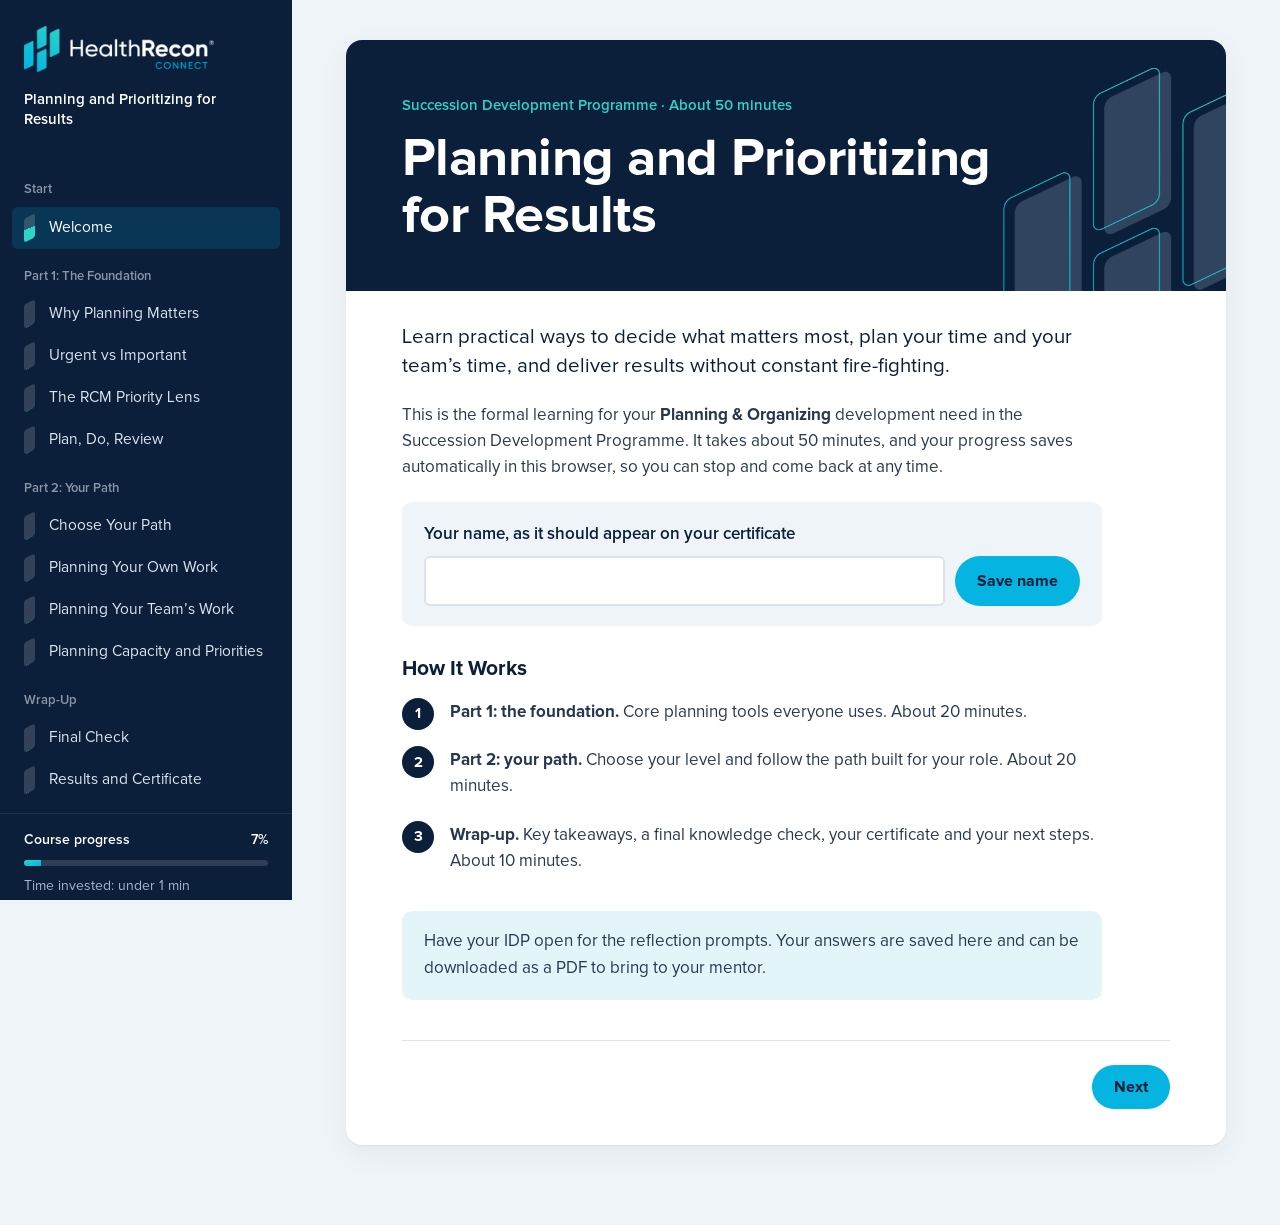
<file: index.html>
<!doctype html>
<html lang="en">
<head>
  <meta charset="utf-8">
  <meta name="viewport" content="width=device-width, initial-scale=1">
  <title>Planning and Prioritizing for Results · HealthRecon Connect</title>
  <meta name="description" content="Self-paced course: decide what matters most, plan your time and your team's time, and deliver results without constant fire-fighting.">
  <link rel="icon" type="image/png" href="assets/img/favicon.png">
  <link rel="preload" href="assets/fonts/proximanova-400.woff" as="font" type="font/woff" crossorigin>
  <link rel="preload" href="assets/fonts/proximanova-700.woff" as="font" type="font/woff" crossorigin>
  <link rel="stylesheet" href="css/styles.css?v=11">
</head>
<body>
  <a class="skip" href="#page">Skip to content</a>

  <header class="topbar">
    <button class="menu-btn" id="menu-btn" type="button" aria-expanded="false" aria-controls="sidebar"><span aria-hidden="true"><i></i><i></i><i></i></span>Menu</button>
    <img src="assets/img/logo-horizontal-light.png" alt="HealthRecon Connect">
  </header>

  <aside class="sidebar" id="sidebar" aria-label="Course navigation">
    <div class="sb-logo"><img src="assets/img/logo-horizontal-light.png" alt="HealthRecon Connect"></div>
    <p class="sb-course">Planning and Prioritizing for Results</p>
    <nav class="nav" id="nav-list" aria-label="Modules"></nav>
    <div class="sb-foot">
      <div class="sb-progress"><span>Course progress</span><span id="overall-pct">0%</span></div>
      <div class="meter" role="progressbar" aria-label="Course progress" aria-valuemin="0" aria-valuemax="100" aria-valuenow="0"><span id="overall-bar"></span></div>
      <p class="sb-time">Time invested: <span id="time-spent">under 1 min</span></p>
      <button class="link-btn" id="reset-btn" type="button">Reset my progress</button>
    </div>
  </aside>
  <div class="scrim" id="scrim"></div>

  <main class="main">
    <article class="page" id="page" aria-live="off"></article>
  </main>
  <script src="js/course-data.js?v=11" defer></script>
  <script src="js/activities.js?v=11" defer></script>
  <script src="js/outputs.js?v=11" defer></script>
  <script src="js/app.js?v=11" defer></script>
</body>
</html>
</file>
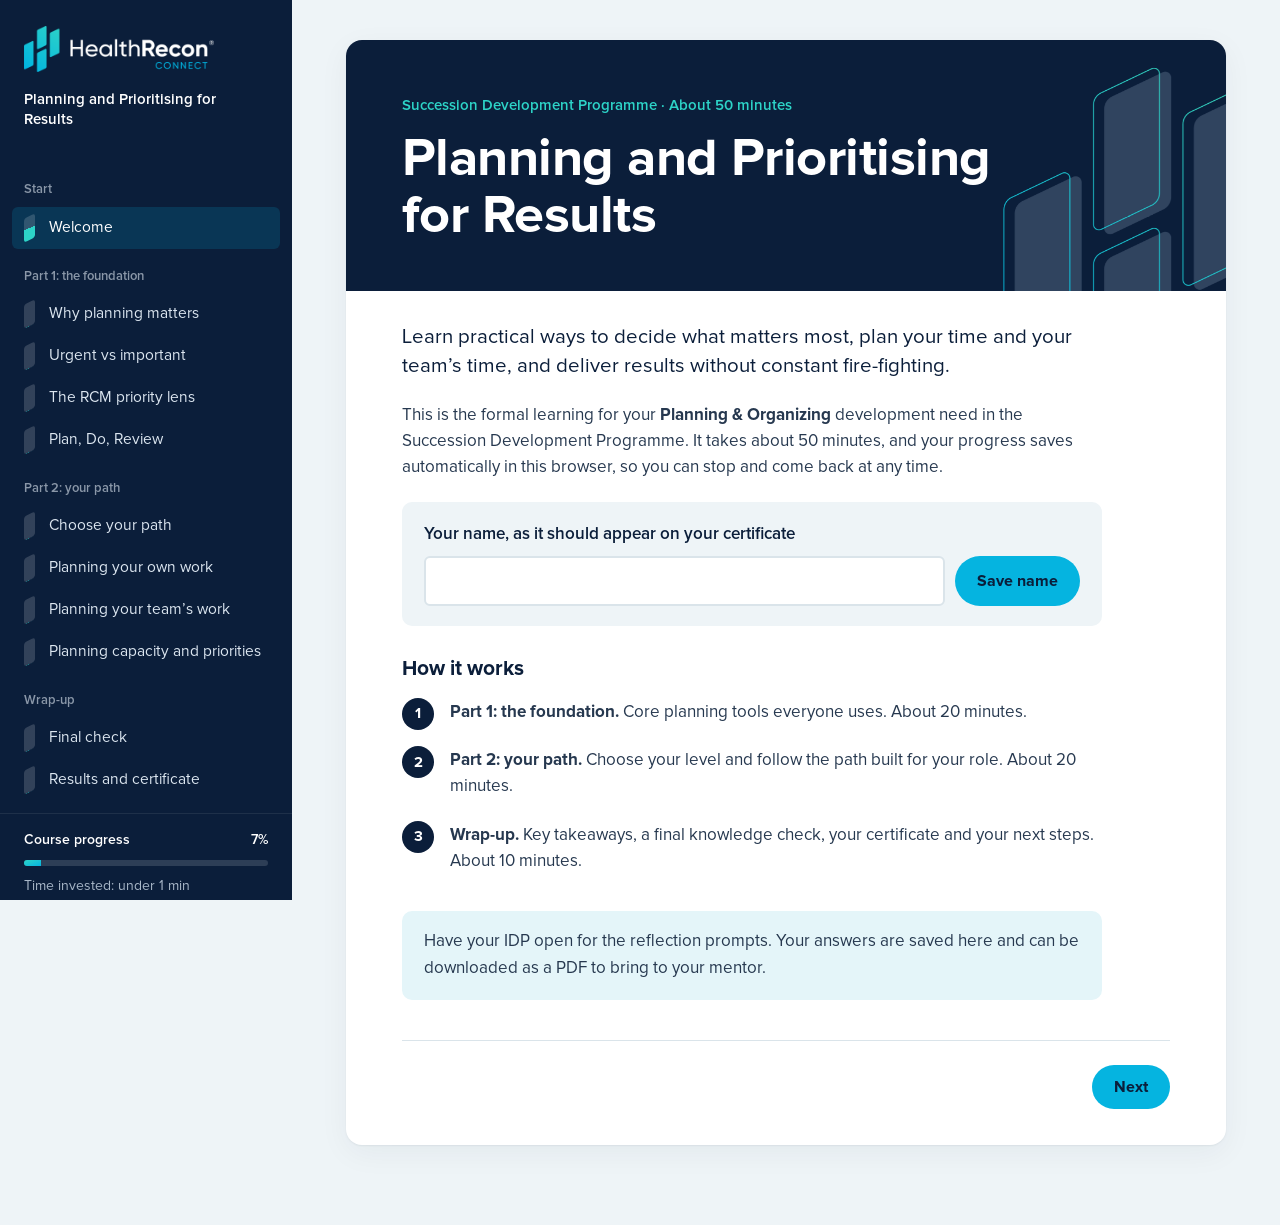
<file: planning-prioritising-course/index.html>
<!doctype html>
<html lang="en">
<head>
  <meta charset="utf-8">
  <meta name="viewport" content="width=device-width, initial-scale=1">
  <title>Planning and Prioritising for Results · HealthRecon Connect</title>
  <meta name="description" content="Self-paced course: decide what matters most, plan your time and your team's time, and deliver results without constant fire-fighting.">
  <link rel="icon" type="image/png" href="assets/img/favicon.png">
  <link rel="preload" href="assets/fonts/proximanova-400.woff" as="font" type="font/woff" crossorigin>
  <link rel="preload" href="assets/fonts/proximanova-700.woff" as="font" type="font/woff" crossorigin>
  <link rel="stylesheet" href="css/styles.css?v=8">
</head>
<body>
  <a class="skip" href="#page">Skip to content</a>

  <header class="topbar">
    <button class="menu-btn" id="menu-btn" type="button" aria-expanded="false" aria-controls="sidebar"><span aria-hidden="true"><i></i><i></i><i></i></span>Menu</button>
    <img src="assets/img/logo-horizontal-light.png" alt="HealthRecon Connect">
  </header>

  <aside class="sidebar" id="sidebar" aria-label="Course navigation">
    <div class="sb-logo"><img src="assets/img/logo-horizontal-light.png" alt="HealthRecon Connect"></div>
    <p class="sb-course">Planning and Prioritising for Results</p>
    <nav class="nav" id="nav-list" aria-label="Modules"></nav>
    <div class="sb-foot">
      <div class="sb-progress"><span>Course progress</span><span id="overall-pct">0%</span></div>
      <div class="meter" role="progressbar" aria-label="Course progress" aria-valuemin="0" aria-valuemax="100" aria-valuenow="0"><span id="overall-bar"></span></div>
      <p class="sb-time">Time invested: <span id="time-spent">under 1 min</span></p>
      <button class="link-btn" id="reset-btn" type="button">Reset my progress</button>
    </div>
  </aside>
  <div class="scrim" id="scrim"></div>

  <main class="main">
    <article class="page" id="page" aria-live="off"></article>
  </main>
  <script src="js/course-data.js?v=8" defer></script>
  <script src="js/activities.js?v=8" defer></script>
  <script src="js/outputs.js?v=8" defer></script>
  <script src="js/app.js?v=8" defer></script>
</body>
</html>
</file>
<file: css/styles.css>
/* ==========================================================================
   HealthRecon Connect · Planning and Prioritizing for Results
   Palette taken from the source deck / logo. Signature motif: the slanted
   bars of the HealthRecon mark, used for progress throughout.
   ========================================================================== */

@font-face { font-family: "Proxima Nova"; font-weight: 400; font-style: normal; font-display: swap;
  src: url("../assets/fonts/proximanova-400.woff") format("woff"), url("../assets/fonts/proximanova-400.otf") format("opentype"); }
@font-face { font-family: "Proxima Nova"; font-weight: 400; font-style: italic; font-display: swap;
  src: url("../assets/fonts/proximanova-400i.woff") format("woff"), url("../assets/fonts/proximanova-400i.otf") format("opentype"); }
@font-face { font-family: "Proxima Nova"; font-weight: 600; font-style: normal; font-display: swap;
  src: url("../assets/fonts/proximanova-600.woff") format("woff"), url("../assets/fonts/proximanova-600.otf") format("opentype"); }
@font-face { font-family: "Proxima Nova"; font-weight: 600; font-style: italic; font-display: swap;
  src: url("../assets/fonts/proximanova-600i.woff") format("woff"), url("../assets/fonts/proximanova-600i.otf") format("opentype"); }
@font-face { font-family: "Proxima Nova"; font-weight: 700; font-style: normal; font-display: swap;
  src: url("../assets/fonts/proximanova-700.woff") format("woff"), url("../assets/fonts/proximanova-700.otf") format("opentype"); }
@font-face { font-family: "Proxima Nova"; font-weight: 700; font-style: italic; font-display: swap;
  src: url("../assets/fonts/proximanova-700i.woff") format("woff"), url("../assets/fonts/proximanova-700i.otf") format("opentype"); }

:root {
  --navy: #0B1E3A; --navy-2: #142B4F; --ink: #0B1E3A; --body: #26384F;
  --slate: #5B6B80; --muted: #8A97A8; --line: #DAE4EA; --mist: #EEF4F7; --white: #FFFFFF;
  --cyan: #05B4E0; --teal: #2DD4C8; --green: #3DDC97; --amber: #FFB547; --pink: #FF6F91; --violet: #8B7CF6;
  --cyan-t: #E4F5F9; --green-t: #D5F5E7; --amber-t: #FFF1D6; --pink-t: #FDE2E9; --violet-t: #ECE9FE; --grey-t: #EEF4F7;
  --ok-ink: #0E5E3E; --bad-ink: #9B1B3F; --amber-ink: #8A5300;
  --grad: linear-gradient(160deg, var(--teal), var(--cyan));
  --r-sm: 6px; --r: 10px; --r-lg: 16px;
  --font: "Proxima Nova", "Helvetica Neue", Arial, sans-serif;
  --nav-w: 292px;
}

*, *::before, *::after { box-sizing: border-box; }
html { -webkit-text-size-adjust: 100%; }
body { margin: 0; font-family: var(--font); font-size: 17px; line-height: 1.55; color: var(--body); background: var(--mist); }
img { max-width: 100%; display: block; }
a { color: #0279A0; }
a:hover { color: var(--navy); }
h1, h2, h3, h4 { color: var(--ink); line-height: 1.2; margin: 0 0 .5em; }
p { margin: 0 0 1em; }
button, input, textarea { font: inherit; color: inherit; }
:focus-visible { outline: 3px solid var(--cyan); outline-offset: 2px; border-radius: 4px; }
.sr-only { position: absolute; width: 1px; height: 1px; overflow: hidden; clip: rect(0 0 0 0); white-space: nowrap; }
.skip { position: absolute; left: -999px; top: 8px; background: var(--white); padding: 8px 14px; z-index: 100; border-radius: var(--r-sm); }
.skip:focus { left: 8px; }

/* ---------------- Shell ---------------- */
.sidebar {
  position: fixed; inset: 0 auto 0 0; width: var(--nav-w); background: var(--navy); color: #C9D6E4;
  display: flex; flex-direction: column; z-index: 40; overflow-y: auto;
}
.sb-logo { padding: 26px 24px 18px; }
.sb-logo img { width: 190px; }
.sb-course { padding: 0 24px 18px; font-weight: 600; color: var(--white); font-size: 15px; line-height: 1.3; }
.nav { flex: 1; padding: 0 12px 12px; }
.nav-group { margin: 18px 12px 6px; font-size: 13px; color: var(--muted); font-weight: 600; }
.nav-mods { list-style: none; margin: 0; padding: 0; }
.nav-link { display: flex; align-items: center; gap: 14px; padding: 9px 12px; border-radius: var(--r-sm); color: #DCE6F0; text-decoration: none; font-size: 15.5px; line-height: 1.25; }
.nav-link:hover { background: rgba(255,255,255,.06); color: var(--white); }
.nav-link.current { background: rgba(5,180,224,.16); color: var(--white); }
.nav-text { display: flex; flex-direction: column; gap: 2px; }
.nav-tag { font-size: 12px; color: var(--muted); font-weight: 600; }
.nav-tag.own { color: var(--teal); }

/* The signature mark: a slanted bar like the logo, filling from the bottom */
.bar-mark {
  flex: none; width: 11px; height: 24px; border-radius: 3px; transform: skewY(-26deg);
  background: linear-gradient(to top, var(--teal) var(--fill, 0%), rgba(255,255,255,.16) var(--fill, 0%));
}
.bar-mark.st-done { background: var(--grad); }

.sb-foot { padding: 16px 24px 22px; border-top: 1px solid rgba(255,255,255,.08); font-size: 14px; }
.sb-progress { display: flex; justify-content: space-between; color: var(--white); font-weight: 600; margin-bottom: 8px; }
.meter { height: 6px; border-radius: 3px; background: rgba(255,255,255,.14); overflow: hidden; }
.meter > span { display: block; height: 100%; width: 0; background: var(--grad); transition: width .4s ease; }
.sb-time { margin: 10px 0 12px; color: #A9B8C9; }
.link-btn { background: none; border: 0; padding: 0; color: #A9B8C9; text-decoration: underline; cursor: pointer; font-size: 13.5px; }
.link-btn:hover { color: var(--white); }

.topbar { display: none; }
.scrim { display: none; }

.main { margin-left: var(--nav-w); min-height: 100vh; padding: 40px 40px 80px; }
.page { max-width: 880px; margin: 0 auto; background: var(--white); border-radius: var(--r-lg); padding: 44px 56px 36px; box-shadow: 0 1px 2px rgba(11,30,58,.06), 0 8px 30px rgba(11,30,58,.05); }

/* ---------------- Page header ---------------- */
.page-head { margin-bottom: 28px; }
.crumb { font-size: 14.5px; color: var(--slate); font-weight: 600; margin-bottom: 8px; }
.page-head h1 { font-size: clamp(28px, 3.4vw, 38px); font-weight: 700; letter-spacing: -.01em; margin-bottom: 18px; }
.page-head h1:focus { outline: none; }
.page-dots { display: flex; gap: 9px; list-style: none; margin: 0; padding: 0 0 0 2px; }
.page-dots a { display: block; width: 10px; height: 22px; border-radius: 3px; transform: skewY(-26deg); background: var(--line); }
.page-dots a.seen { background: #9ADFEE; }
.page-dots a.cur { background: var(--grad); }
.page-dots a:hover { background: var(--cyan); }

.page-head.hero { position: relative; background: var(--navy); color: #C9D6E4; margin: -44px -56px 32px; padding: 54px 56px 46px; border-radius: var(--r-lg) var(--r-lg) 0 0; overflow: hidden; }
.page-head.hero h1 { color: var(--white); font-size: clamp(34px, 5vw, 54px); max-width: 11.5em; line-height: 1.05; margin: 0; position: relative; }
.hero-kicker { position: relative; color: var(--teal); font-weight: 600; font-size: 15px; margin-bottom: 14px; }
.hero-mark { position: absolute; right: -36px; top: 26px; height: 330px; width: auto; pointer-events: none; user-select: none; }
@media (prefers-reduced-motion: no-preference) {
  .hero-mark { animation: markin .8s cubic-bezier(.2,.8,.2,1) both; }
  @keyframes markin { from { opacity: 0; transform: translateY(18px); } }
}

/* ---------------- Prose ---------------- */
.prose { max-width: 70ch; }
.prose h3 { font-size: 21px; margin-top: 1.4em; }
.prose ul, .prose ol { padding-left: 1.25em; }
.prose li { margin-bottom: .35em; }
.lede { font-size: 20.5px; line-height: 1.45; color: var(--ink); }
blockquote { margin: 0 0 1em; padding: 14px 18px; background: var(--mist); border-radius: var(--r); color: var(--ink); font-style: italic; }
.hint { font-size: 14.5px; color: var(--slate); margin: 8px 0 0; }
.block-title { font-size: 22px; margin-bottom: 6px; }

.callout { padding: 18px 22px; border-radius: var(--r); margin: 22px 0; max-width: 70ch; }
.callout p:last-child { margin-bottom: 0; }
.callout.tip { background: var(--cyan-t); }
.callout.key { background: var(--navy); color: #DCE6F0; }
.callout.key strong { color: var(--white); }

ol.flow { list-style: none; counter-reset: f; padding: 0; }
ol.flow li { counter-increment: f; position: relative; padding: 2px 0 14px 48px; }
ol.flow li::before { content: counter(f); position: absolute; left: 0; top: 0; width: 32px; height: 32px; border-radius: 50%; background: var(--navy); color: var(--white); font-weight: 700; display: grid; place-items: center; font-size: 15px; }

ul.objectives { list-style: none; padding: 0; display: grid; gap: 14px; }
ul.objectives li { display: flex; gap: 16px; align-items: flex-start; padding: 16px 18px; background: var(--mist); border-radius: var(--r); margin: 0; }
.ob-mark { flex: none; width: 12px; height: 28px; margin-top: 6px; border-radius: 3px; transform: skewY(-26deg); background: var(--grad); }

ol.takeaways { padding-left: 0; list-style: none; counter-reset: t; display: grid; gap: 12px; }
ol.takeaways li { counter-increment: t; display: flex; gap: 18px; align-items: baseline; padding: 14px 18px; border: 1px solid var(--line); border-radius: var(--r); color: var(--ink); font-size: 18px; margin: 0; }
ol.takeaways li::before { content: counter(t); font-size: 28px; font-weight: 700; color: var(--cyan); min-width: 20px; }

/* Tones */
.tone-pink { --tone: var(--pink); --tint: var(--pink-t); }
.tone-green { --tone: var(--green); --tint: var(--green-t); }
.tone-amber { --tone: var(--amber); --tint: var(--amber-t); }
.tone-grey { --tone: var(--muted); --tint: var(--grey-t); }
.tone-cyan { --tone: var(--cyan); --tint: var(--cyan-t); }
.tone-violet { --tone: var(--violet); --tint: var(--violet-t); }

/* Matrix */
.matrix { display: grid; grid-template-columns: 30px 1fr 1fr; grid-template-rows: auto 1fr 1fr; gap: 10px; margin: 18px 0; }
.mx-axis-top { grid-column: 2 / 4; display: grid; grid-template-columns: 1fr 1fr; gap: 10px; font-size: 14px; font-weight: 700; color: var(--slate); }
.mx-axis-side { grid-column: 1; grid-row: 2 / 4; display: grid; grid-template-rows: 1fr 1fr; gap: 10px; font-size: 14px; font-weight: 700; color: var(--slate); }
.mx-axis-side span { writing-mode: vertical-rl; transform: rotate(180deg); text-align: center; }
.mx-cell { background: var(--tint); border-radius: var(--r); padding: 16px 18px; }
.mx-cell h4 { font-size: 18px; margin-bottom: 2px; }
.mx-sub { font-size: 14px; font-weight: 600; color: var(--slate); margin-bottom: 8px; }
.mx-cell p:last-child { margin: 0; font-size: 15.5px; }
.mx-key { box-shadow: inset 0 0 0 2px var(--green); }

/* Lens */
.lens { display: grid; grid-template-columns: 1.4fr 1fr; gap: 16px; margin: 18px 0; }
.lens-grid { display: grid; grid-template-columns: 1fr 1fr; gap: 10px; position: relative; padding: 0 0 26px 26px; }
.lens-cell { background: var(--tint); border-radius: var(--r); padding: 14px 16px; }
.lens-cell h4 { font-size: 17px; margin: 4px 0; } .lens-cell p { margin: 0; font-size: 15px; }
.lens-n { display: inline-grid; place-items: center; width: 26px; height: 26px; border-radius: 50%; background: var(--navy); color: var(--white); font-weight: 700; font-size: 14px; }
.lens-x { position: absolute; bottom: 0; left: 26px; right: 0; text-align: center; font-size: 13px; font-weight: 600; color: var(--slate); }
.lens-y { position: absolute; left: 0; top: 0; bottom: 26px; writing-mode: vertical-rl; transform: rotate(180deg); text-align: center; font-size: 13px; font-weight: 600; color: var(--slate); }
.lens-over { background: var(--navy); color: #C9D6E4; border-radius: var(--r); padding: 18px 20px; font-size: 15.5px; }
.lens-over h4 { color: var(--teal); font-size: 16px; }
.lens-over strong { color: var(--white); }

/* Plan-Do-Review */
.pdr { display: grid; grid-template-columns: repeat(3, 1fr); gap: 12px; margin: 18px 0; }
.pdr-step { background: var(--tint); border-radius: var(--r); padding: 18px; position: relative; }
.pdr-step h4 { font-size: 22px; margin: 0; }
.pdr-when { font-size: 14px; font-weight: 600; color: var(--slate); margin-bottom: 8px; }
.pdr-step p:last-child { margin: 0; font-size: 15.5px; }

/* Tables */
.table-wrap { overflow-x: auto; margin: 16px 0; -webkit-overflow-scrolling: touch; }
table.data { border-collapse: collapse; width: 100%; font-size: 15.5px; }
table.data th, table.data td { text-align: left; padding: 10px 12px; border-bottom: 1px solid var(--line); vertical-align: top; }
table.data thead th { font-size: 14px; color: var(--slate); font-weight: 700; border-bottom: 2px solid var(--line); }
table.data tr.total td { font-weight: 700; color: var(--ink); }

/* Assignment */
.assignment { background: var(--mist); border-radius: var(--r); padding: 20px 22px; margin-bottom: 24px; }
.assignment.two { display: grid; grid-template-columns: 1fr 1fr; gap: 22px; }
.as-tag { font-size: 14px; font-weight: 700; color: #0279A0; margin-bottom: 6px; }
.assignment h3 { margin-top: 0; font-size: 20px; }
.assignment p:last-child { margin-bottom: 0; }

/* ---------------- Buttons & forms ---------------- */
.btn { display: inline-flex; align-items: center; justify-content: center; gap: 8px; min-height: 44px; padding: 10px 20px; border-radius: 999px; border: 2px solid transparent; font-weight: 700; font-size: 16px; text-decoration: none; cursor: pointer; line-height: 1.2; text-align: center; }
.btn.primary { background: var(--cyan); color: var(--navy); }
.btn.primary:hover { background: #12C3EF; color: var(--navy); }
.btn.ghost { background: var(--white); border-color: var(--line); color: var(--navy); }
.btn.ghost:hover { border-color: var(--cyan); color: var(--navy); }
.btn.small { min-height: 38px; padding: 7px 16px; font-size: 15px; background: var(--navy); color: var(--white); }
.btn.ghost.small { background: var(--white); color: var(--navy); }
.btn[disabled] { opacity: .5; cursor: not-allowed; }
.form-error { color: var(--bad-ink); font-weight: 600; font-size: 15px; margin: 8px 0 0; }
.form-error:empty { display: none; }
.rf-status { color: var(--slate); font-size: 14.5px; margin: 6px 0 0; }
.rf-status:empty { display: none; }

.name-field { background: var(--mist); padding: 20px 22px; border-radius: var(--r); margin: 20px 0 8px; max-width: 70ch; }
.name-field label, .reflect label { display: block; font-weight: 600; color: var(--ink); margin-bottom: 8px; }
.nf-row { display: flex; gap: 10px; flex-wrap: wrap; }
.nf-row input { flex: 1 1 240px; min-height: 46px; padding: 10px 14px; border: 2px solid var(--line); border-radius: var(--r-sm); background: var(--white); }
.nf-row input:focus, .reflect textarea:focus { border-color: var(--cyan); outline: none; }

.reflect { margin: 18px 0 24px; max-width: 70ch; }
.reflect textarea { width: 100%; padding: 12px 14px; border: 2px solid var(--line); border-radius: var(--r-sm); resize: vertical; min-height: 110px; line-height: 1.5; }
.rf-row { display: flex; align-items: center; gap: 14px; flex-wrap: wrap; margin-top: 8px; }
.rf-row .rf-status { margin: 0; }

/* ---------------- Page footer ---------------- */
.page-foot { display: flex; justify-content: space-between; align-items: center; gap: 12px; margin-top: 40px; padding-top: 24px; border-top: 1px solid var(--line); }
.foot-note { color: var(--slate); font-weight: 600; font-size: 15px; }

/* ---------------- Activities (shared) ---------------- */
.activity, .quiz, .video-block { margin: 26px 0; padding: 26px 28px; border: 1px solid var(--line); border-radius: var(--r-lg); background: var(--white); }
.act-inst { color: var(--slate); margin: 0 0 18px; max-width: 70ch; }
.act-foot { display: flex; flex-wrap: wrap; align-items: center; gap: 12px; margin-top: 18px; }
.act-foot > .keypoints, .act-foot > .hunt-fb, .act-foot > .sim-fb, .act-foot > .sc-meter, .act-foot > .act-status, .act-foot > .sc-score { flex-basis: 100%; }
.act-foot .form-error { flex-basis: 100%; margin: 0; }
.act-status { margin: 0; font-weight: 600; color: var(--slate); }
.act-status.ok { color: var(--ok-ink); }
.act-status.bad { color: var(--bad-ink); }
.zone-label { font-size: 14px; font-weight: 700; color: var(--slate); margin: 0 0 10px; }

.keypoints { background: var(--navy); color: #DCE6F0; border-radius: var(--r); padding: 20px 24px; margin-top: 4px; }
.keypoints h3 { color: var(--teal); font-size: 17px; margin-bottom: 10px; display: flex; align-items: center; gap: 12px; }
.keypoints h3::before { content: ""; width: 9px; height: 20px; border-radius: 2px; transform: skewY(-26deg); background: var(--grad); }
.keypoints ul { margin: 0; padding-left: 1.2em; }
.keypoints li { margin-bottom: 6px; }
@media (prefers-reduced-motion: no-preference) { .keypoints { animation: kp .35s ease-out; } @keyframes kp { from { opacity: 0; transform: translateY(6px); } } }

/* Buckets */
.tray { border: 2px dashed var(--line); border-radius: var(--r); padding: 14px; margin-bottom: 14px; background: #FAFCFD; }
.tray.armed { border-color: var(--muted); cursor: pointer; }
.chips { display: flex; flex-wrap: wrap; gap: 8px; }
.chip { display: block; text-align: left; padding: 10px 14px; min-height: 44px; border-radius: var(--r-sm); border: 2px solid var(--line); background: var(--white); color: var(--ink); cursor: grab; font-size: 15px; line-height: 1.35; max-width: 100%; box-shadow: 0 1px 2px rgba(11,30,58,.06); }
.chip:hover { border-color: var(--cyan); }
.chip.sel { border-color: var(--navy); background: var(--navy); color: var(--white); box-shadow: 0 4px 14px rgba(11,30,58,.2); }
.chip.dragging { opacity: .4; }
.chip.ok { border-color: var(--green); background: var(--green-t); cursor: default; }
.chip.bad { border-color: var(--pink); background: var(--pink-t); }
.chip.bad.sel { background: var(--navy); }
.chip-why { display: block; margin-top: 6px; font-size: 14px; color: var(--bad-ink); font-weight: 600; }
.chip.sel .chip-why { color: #FFC2D1; }
.bucket-grid { display: grid; gap: 12px; grid-template-columns: repeat(2, 1fr); }
.bucket-grid.n3 { grid-template-columns: repeat(3, 1fr); }
.bucket { position: relative; border-radius: var(--r); background: var(--tint); padding: 12px; min-height: 130px; border: 2px solid transparent; transition: border-color .15s; }
.bucket .chips { flex-direction: column; }
.bucket .chip { width: 100%; }
.bucket.armed { cursor: pointer; border-color: var(--tone); border-style: dashed; }
.bucket.over { border-color: var(--navy); border-style: solid; }
.bucket-head { display: flex; flex-direction: column; margin-bottom: 10px; }
.bucket-head strong { color: var(--ink); font-size: 16.5px; }
.bucket-head span { font-size: 13.5px; color: var(--slate); font-weight: 600; }
.drop-cue { position: absolute; top: 12px; right: 12px; font-size: 12.5px; font-weight: 700; color: var(--navy); background: var(--white); padding: 2px 8px; border-radius: 999px; }

/* Sequence */
.seq-list { display: grid; gap: 8px; }
.seq-row { display: grid; grid-template-columns: 40px 1fr; align-items: center; gap: 12px; width: 100%; text-align: left; padding: 10px 14px; min-height: 52px; border: 2px solid var(--line); border-radius: var(--r); background: var(--white); color: var(--ink); cursor: pointer; font-size: 16px; }
.seq-list.tabular .seq-row { grid-template-columns: 40px minmax(0, 2.2fr) minmax(0, .8fr) minmax(0, 1.2fr); }
.seq-row.seq-th { border: 0; padding-top: 0; padding-bottom: 0; min-height: 0; font-size: 13.5px; font-weight: 700; color: var(--slate); cursor: default; }
.seq-cell { color: var(--slate); font-size: 15px; }
.seq-row:hover { border-color: var(--cyan); }
.seq-row.picked { border-color: var(--navy); }
.seq-row.ok, .seq-row.locked { border-color: var(--green); background: var(--green-t); }
.seq-row.locked { cursor: default; }
.seq-row.bad { border-color: var(--pink); background: var(--pink-t); }
.seq-dot { width: 32px; height: 32px; border-radius: 50%; border: 2px dashed var(--muted); display: grid; place-items: center; font-weight: 700; font-size: 15px; }
.picked .seq-dot { border: 0; background: var(--navy); color: var(--white); }
.seq-trail { font-size: 14px; color: var(--slate); margin: 14px 0 0; line-height: 1.6; }
ol.seq-answer { padding-left: 1.4em; margin: 0; }
ol.seq-answer li { margin-bottom: 10px; }
ol.seq-answer li strong { display: block; color: var(--ink); }
ol.seq-answer li span { color: var(--body); font-size: 15.5px; }

/* Match */
.m-wrap { position: relative; display: grid; grid-template-columns: 1fr 1fr; gap: 12px 72px; }
.m-lines { position: absolute; inset: 0; pointer-events: none; overflow: visible; }
.m-lines path { fill: none; stroke-width: 3; stroke-linecap: round; }
.m-col { display: flex; flex-direction: column; gap: 10px; position: relative; z-index: 1; }
.m-item { display: flex; align-items: center; gap: 12px; width: 100%; text-align: left; padding: 12px 14px; min-height: 64px; border: 2px solid var(--line); border-radius: var(--r); background: var(--white); color: var(--ink); cursor: pointer; font-size: 15.5px; line-height: 1.35; flex: 1; }
.m-item:hover { border-color: var(--cyan); }
.m-item.sel { border-color: var(--navy); box-shadow: 0 0 0 3px rgba(5,180,224,.3); }
.m-item.linked { border-color: var(--lc); }
.m-item.ok { background: var(--green-t); }
.m-badge { flex: none; width: 28px; height: 28px; border-radius: 50%; border: 2px dashed var(--muted); display: grid; place-items: center; font-weight: 700; font-size: 14px; color: var(--white); }
.m-item.linked .m-badge { border: 0; background: var(--lc); }
.m-wrap.stacked { grid-template-columns: 1fr; gap: 18px; }
.m-wrap.stacked .m-col.right { padding-top: 6px; border-top: 1px dashed var(--line); }
.m-wrap.stacked .m-item { min-height: 52px; }
.m-wrap.stacked .m-lines { display: none; }
ul.m-why { margin: 18px 0 0; padding-left: 1.2em; font-size: 15.5px; }
ul.m-why li { margin-bottom: 8px; }

/* Flip cards */
.flip-grid { display: grid; gap: 14px; grid-template-columns: repeat(auto-fit, minmax(200px, 1fr)); }
.flip-card { perspective: 1200px; background: none; border: 0; padding: 0; text-align: left; cursor: pointer; min-height: 220px; display: grid; }
.fc-inner { display: grid; position: relative; transform-style: preserve-3d; transition: transform .5s cubic-bezier(.3,.7,.3,1); border-radius: var(--r); }
.flip-card.on .fc-inner { transform: rotateY(180deg); }
.fc-face { grid-area: 1 / 1; backface-visibility: hidden; -webkit-backface-visibility: hidden; border-radius: var(--r); padding: 18px; display: flex; flex-direction: column; }
.fc-front { background: var(--navy); color: #C9D6E4; }
.fc-front strong { color: var(--white); font-size: 19px; line-height: 1.2; margin-top: 12px; }
.fc-sub { font-size: 14.5px; margin-top: 4px; }
.fc-cue { margin-top: auto; padding-top: 14px; font-size: 13px; font-weight: 600; color: var(--teal); }
.fc-icon { width: 42px; height: 42px; border-radius: 50%; background: rgba(45,212,200,.16); color: var(--teal); display: grid; place-items: center; }
.fc-icon svg { width: 24px; height: 24px; }
.fc-back { background: var(--cyan-t); color: var(--ink); transform: rotateY(180deg); font-size: 15.5px; line-height: 1.45; }
@media (prefers-reduced-motion: reduce) {
  .fc-inner { transition: none; transform: none !important; }
  .fc-face { backface-visibility: visible; }
  .flip-card .fc-back { visibility: hidden; transform: none; } .flip-card.on .fc-back { visibility: visible; }
  .flip-card.on .fc-front { visibility: hidden; }
}

/* Hunt */
.hot { cursor: pointer; border: 2px solid var(--line); background: var(--white); color: var(--ink); border-radius: var(--r-sm); font-size: 15.5px; }
.hot:hover { border-color: var(--cyan); }
.hot.miss { border-color: var(--pink); background: var(--pink-t); }
.hot.found { border-color: var(--green); background: var(--green-t); box-shadow: 0 0 0 3px rgba(61,220,151,.3); }
.hot[disabled] { cursor: default; opacity: .65; }
.worklist { display: grid; gap: 6px; }
.wl-row { display: grid; grid-template-columns: 1fr 1fr .8fr .7fr 2.6fr; gap: 10px; width: 100%; text-align: left; padding: 12px 14px; align-items: center; }
.wl-th { font-size: 13.5px; font-weight: 700; color: var(--slate); padding: 0 16px; }
.tiles { display: grid; grid-template-columns: repeat(3, 1fr); gap: 10px; }
.tile { display: flex; flex-direction: column; text-align: left; padding: 16px; gap: 4px; min-height: 120px; }
.tl-l { font-size: 14px; font-weight: 600; color: var(--slate); }
.tl-v { font-size: 26px; font-weight: 700; color: var(--ink); line-height: 1.1; }
.tl-s { font-size: 13.5px; color: var(--slate); }
.hunt-grid td { padding: 4px; }
.hunt-grid th[scope=row] { font-weight: 600; color: var(--ink); white-space: nowrap; }
.cell { width: 100%; min-height: 44px; padding: 8px 10px; font-weight: 600; }
.hunt-fb, .sim-fb { padding: 14px 18px; border-radius: var(--r); font-size: 16px; }
.hunt-fb.ok, .sim-fb.ok { background: var(--green-t); color: var(--ok-ink); }
.hunt-fb.bad, .sim-fb.bad { background: var(--pink-t); color: var(--bad-ink); }
.hunt-fb strong, .sim-fb strong { color: inherit; }
.sim-fb:focus { outline: 3px solid var(--cyan); }

/* Simulation */
.sim-intro { font-size: 17.5px; background: var(--mist); padding: 16px 18px; border-radius: var(--r); color: var(--ink); }
.sim-context { margin-bottom: 12px; font-size: 15px; color: var(--slate); }
.sim-context summary { cursor: pointer; font-weight: 600; }
.sim-context p { margin: 8px 0 0; }
.sim-progress { font-weight: 700; color: var(--slate); font-size: 14px; margin: 0 0 8px; }
.sim-bar { display: flex; gap: 6px; margin-bottom: 18px; }
.sim-bar span { width: 9px; height: 20px; border-radius: 2px; transform: skewY(-26deg); background: var(--line); }
.sim-bar span.done { background: var(--teal); } .sim-bar span.cur { background: var(--navy); }
.sim-situation:focus { outline: none; }
.sim-opts { display: grid; gap: 10px; }
.sim-opt { display: flex; gap: 14px; align-items: flex-start; width: 100%; text-align: left; padding: 14px 16px; border: 2px solid var(--line); border-radius: var(--r); background: var(--white); color: var(--ink); cursor: pointer; font-size: 16px; line-height: 1.45; }
.sim-opt:hover:not([disabled]) { border-color: var(--cyan); }
.sim-opt[disabled] { cursor: default; }
.sim-opt.ok { border-color: var(--green); background: var(--green-t); }
.sim-opt.bad { border-color: var(--pink); background: var(--pink-t); }
.sim-opt.tried { opacity: .5; text-decoration: line-through; text-decoration-color: var(--pink); }
.sim-letter { flex: none; width: 28px; height: 28px; border-radius: 50%; background: var(--navy); color: var(--white); display: grid; place-items: center; font-weight: 700; font-size: 14px; }
ol.sim-path { padding-left: 1.3em; } ol.sim-path li { margin-bottom: 8px; } ol.sim-path span { color: var(--slate); font-size: 14.5px; }

/* Self-check */
ol.sc-list { list-style: none; padding: 0; margin: 0; display: grid; gap: 8px; }
.sc-row { display: flex; align-items: center; justify-content: space-between; gap: 16px; padding: 12px 16px; background: var(--mist); border-radius: var(--r); }
.sc-text { color: var(--ink); }
.sc-toggle { display: flex; flex: none; border-radius: 999px; background: var(--white); padding: 3px; border: 1px solid var(--line); }
.sc-toggle button { border: 0; background: none; padding: 8px 14px; min-height: 40px; border-radius: 999px; cursor: pointer; font-weight: 600; font-size: 14.5px; color: var(--slate); }
.sc-toggle button.on { background: var(--navy); color: var(--white); }
.sc-score { color: var(--ink); }
.sc-meter { display: grid; grid-template-columns: repeat(3, 1fr); gap: 6px; }
.sc-meter span { padding: 8px; text-align: center; border-radius: var(--r-sm); background: var(--mist); font-size: 14px; font-weight: 600; color: var(--slate); }
.sc-meter span.on { background: var(--navy); color: var(--white); }

/* Calculator */
.calc-grid { display: grid; grid-template-columns: repeat(5, 1fr); gap: 10px; }
.calc-grid label { font-size: 13.5px; font-weight: 600; color: var(--slate); display: flex; flex-direction: column; gap: 6px; }
.calc-grid input { min-height: 44px; padding: 8px 10px; border: 2px solid var(--line); border-radius: var(--r-sm); font-size: 17px; color: var(--ink); width: 100%; }
.calc-out { margin-top: 14px; padding: 14px 18px; border-radius: var(--r); }
.calc-out p { margin: 0; } .calc-out p + p { margin-top: 4px; }
.calc-out.ok { background: var(--green-t); color: var(--ok-ink); }
.calc-out.bad { background: var(--amber-t); color: var(--amber-ink); }
.calc-out strong { color: inherit; }

/* Quiz */
.quiz.graded { border-color: var(--navy); border-width: 2px; }
.qz-q { border: 0; margin: 0 0 22px; padding: 0; }
.qz-q legend { display: flex; gap: 12px; font-weight: 700; color: var(--ink); font-size: 17.5px; margin-bottom: 10px; padding: 0; line-height: 1.35; }
.qz-n { flex: none; width: 28px; height: 28px; border-radius: 50%; background: var(--mist); display: grid; place-items: center; font-size: 14px; color: var(--navy); }
.qz-opt { display: flex; gap: 12px; align-items: flex-start; padding: 11px 14px; border: 2px solid var(--line); border-radius: var(--r); margin: 0 0 8px 40px; cursor: pointer; }
.qz-opt:hover { border-color: var(--cyan); }
.qz-opt input { margin-top: 4px; accent-color: var(--navy); width: 18px; height: 18px; flex: none; }
.qz-opt:has(input:checked) { border-color: var(--navy); background: var(--mist); }
.qz-opt.right { border-color: var(--green); background: var(--green-t); }
.qz-opt.wrong { border-color: var(--pink); background: var(--pink-t); }
.qz-fb { margin: 4px 0 0 40px; padding: 12px 16px; border-radius: var(--r); font-size: 15.5px; }
.qz-fb.ok { background: var(--green-t); color: var(--ok-ink); }
.qz-fb.no { background: var(--pink-t); color: var(--bad-ink); }
.qz-actions { display: flex; flex-wrap: wrap; gap: 12px; align-items: center; }
.qz-score { flex-basis: 100%; padding: 14px 18px; border-radius: var(--r); background: var(--mist); color: var(--ink); }
.qz-score.pass { background: var(--green-t); color: var(--ok-ink); }
.qz-score.fail { background: var(--amber-t); color: var(--amber-ink); }
.qz-score:focus { outline: 3px solid var(--cyan); }

/* Video */
.opt-out, .reviewed { display: flex; gap: 12px; align-items: flex-start; padding: 12px 14px; border-radius: var(--r); }
.opt-out { background: var(--mist); margin-bottom: 14px; }
.opt-out input, .reviewed input { width: 22px; height: 22px; margin-top: 1px; accent-color: var(--navy); flex: none; }
.opt-out label, .reviewed label { cursor: pointer; font-weight: 600; color: var(--ink); }
.reviewed { margin-top: 14px; border: 2px solid var(--line); }
.reviewed.on { border-color: var(--green); background: var(--green-t); }
.video-frame { position: relative; aspect-ratio: 16 / 9; background: var(--navy); border-radius: var(--r); overflow: hidden; }
.video-frame iframe { position: absolute; inset: 0; width: 100%; height: 100%; border: 0; }
.video-frame.missing { display: grid; place-items: center; padding: 24px; color: #C9D6E4; text-align: center; }
.video-frame.missing p { margin: 0; max-width: 34ch; }
.video-summary { background: var(--cyan-t); border-radius: var(--r); padding: 20px 24px; }
.video-summary h3 { font-size: 19px; }

/* Paths */
.paths { display: grid; grid-template-columns: repeat(3, 1fr); gap: 14px; margin-top: 18px; }
.path-card { display: flex; flex-direction: column; border-radius: var(--r-lg); border: 2px solid var(--line); padding: 20px; background: var(--white); position: relative; overflow: hidden; }
.path-card::before { content: ""; position: absolute; top: 0; left: 0; right: 0; height: 64px; background: var(--tint); z-index: 0; }
.path-card > * { position: relative; }
.path-card.own { border-color: var(--tone); }
.pc-role { font-weight: 700; color: var(--ink); font-size: 15px; margin: 0 0 22px; }
.path-card h3 { font-size: 20px; }
.path-card ul { padding-left: 1.1em; font-size: 15.5px; margin: 0 0 18px; flex: 1; }
.pc-own { font-weight: 700; color: var(--ok-ink); margin: 0 0 10px; }
.pc-explore { margin-top: 10px; font-size: 14.5px; text-align: center; }

/* Results */
.stat-row { display: grid; grid-template-columns: repeat(3, 1fr); gap: 12px; margin-bottom: 26px; }
.stat { background: var(--navy); border-radius: var(--r); padding: 18px; display: flex; flex-direction: column; gap: 4px; }
.stat-v { font-size: 30px; font-weight: 700; color: var(--white); line-height: 1.1; }
.stat-l { color: #A9B8C9; font-size: 14.5px; font-weight: 600; }
ul.checklist { list-style: none; padding: 0; display: grid; gap: 8px; }
ul.checklist li { display: flex; align-items: center; gap: 12px; padding: 12px 16px; border-radius: var(--r); background: var(--mist); color: var(--ink); }
ul.checklist li a { margin-left: auto; font-weight: 700; }
.ck { flex: none; width: 22px; height: 22px; border-radius: 50%; border: 2px solid var(--muted); }
ul.checklist li.ok { background: var(--green-t); }
ul.checklist li.ok .ck { border: 0; background: var(--green) url("data:image/svg+xml,%3Csvg xmlns='http://www.w3.org/2000/svg' viewBox='0 0 24 24'%3E%3Cpath d='M6 12l4 4 8-8' fill='none' stroke='%230B1E3A' stroke-width='3' stroke-linecap='round' stroke-linejoin='round'/%3E%3C/svg%3E") center / 16px no-repeat; }
.downloads { margin-top: 26px; padding: 24px; border-radius: var(--r-lg); background: var(--mist); }
.dl-row { display: flex; flex-wrap: wrap; gap: 12px; margin-top: 12px; }
.cert-canvas { width: 100%; height: auto; border-radius: var(--r); box-shadow: 0 6px 30px rgba(11,30,58,.14); margin: 8px 0 10px; aspect-ratio: 2000 / 1414; background: var(--white); }

/* ---------------- Print report (fallback when jsPDF can't load) ---------------- */
#print-report { display: none; }
@media print {
  @page { margin: 16mm 14mm; }
  body.printing-report > *:not(#print-report) { display: none !important; }
  body.printing-report #print-report { display: block; font-family: var(--font); color: #000; font-size: 11pt; }
  #print-report .pr-logo { width: 180px; margin-bottom: 12px; }
  #print-report h1 { font-size: 18pt; } #print-report h2 { font-size: 13pt; margin-top: 18pt; border-top: 1px solid #ccc; padding-top: 6pt; }
  #print-report h3 { font-size: 11pt; margin: 8pt 0 2pt; } #print-report p { margin: 0 0 2pt 10pt; } #print-report p.q { font-style: italic; }
  #print-report dl { display: grid; grid-template-columns: max-content 1fr; gap: 2pt 10pt; } #print-report dd { margin: 0; }
}

/* ---------------- Responsive ---------------- */
@media (max-width: 1100px) {
  .main { padding: 28px 22px 60px; }
  .page { padding: 36px 36px 28px; }
  .page-head.hero { margin: -36px -36px 28px; padding: 44px 36px 40px; }
  .hero-mark { height: 280px; right: -56px; }
  .page-head.hero h1 { max-width: min(11.5em, calc(100% - 170px)); }
  .lens { grid-template-columns: 1fr; }
  .calc-grid { grid-template-columns: repeat(3, 1fr); }
}
@media (max-width: 900px) {
  .sidebar { transform: translateX(-100%); transition: transform .25s ease; box-shadow: 8px 0 30px rgba(0,0,0,.25); }
  body.nav-open .sidebar { transform: none; }
  body.nav-open .scrim { display: block; position: fixed; inset: 0; background: rgba(11,30,58,.45); z-index: 30; }
  .topbar { display: flex; align-items: center; gap: 14px; position: sticky; top: 0; z-index: 20; background: var(--navy); padding: 10px 16px; }
  .topbar img { height: 30px; width: auto; }
  .menu-btn { display: inline-flex; align-items: center; gap: 8px; background: rgba(255,255,255,.1); color: var(--white); border: 0; border-radius: 999px; padding: 8px 14px; min-height: 40px; font-weight: 700; cursor: pointer; }
  .menu-btn span { display: inline-flex; flex-direction: column; gap: 3px; }
  .menu-btn i { display: block; width: 16px; height: 2px; background: currentColor; border-radius: 1px; }
  .main { margin-left: 0; }
  .paths { grid-template-columns: 1fr; }
  .tiles { grid-template-columns: repeat(2, 1fr); }
  .pdr { grid-template-columns: 1fr; }
}
@media (max-width: 640px) {
  body { font-size: 16px; }
  .main { padding: 0 0 40px; }
  .page { border-radius: 0; padding: 26px 18px 22px; box-shadow: none; }
  .page-head.hero { margin: -26px -18px 24px; padding: 34px 18px 104px; border-radius: 0; }
  .hero-mark { height: 190px; top: auto; bottom: -96px; right: -30px; }
  .page-head.hero h1 { max-width: none; }
  .activity, .quiz, .video-block { padding: 18px 14px; margin-left: -4px; margin-right: -4px; }
  .bucket-grid, .bucket-grid.n3 { grid-template-columns: 1fr; }
  .bucket { min-height: 84px; }
  .matrix { grid-template-columns: 1fr; grid-template-rows: none; }
  .mx-axis { display: none; }
  .lens-grid { grid-template-columns: 1fr; padding: 0; }
  .lens-x, .lens-y { display: none; }
  /* Put the lens in priority order when stacked */
  .lens-cell.tone-pink { order: 1; } .lens-cell.tone-amber { order: 2; } .lens-cell.tone-cyan { order: 3; } .lens-cell.tone-grey { order: 4; }
  .assignment.two { grid-template-columns: 1fr; }
  .wl-th { display: none; }
  .wl-row { grid-template-columns: 1fr 1fr; gap: 4px 10px; }
  .wl-row span[data-l]::before { content: attr(data-l) ": "; color: var(--slate); font-size: 13px; font-weight: 600; }
  .wl-row span[data-l="Note"] { grid-column: 1 / -1; }
  .tiles { grid-template-columns: 1fr; }
  .tile { min-height: 0; }
  .seq-list.tabular .seq-row { grid-template-columns: 36px 1fr; }
  .seq-list.tabular .seq-th { display: none; }
  .seq-list.tabular .seq-cell { grid-column: 2; font-size: 14px; margin-top: -6px; }
  .sc-row { flex-direction: column; align-items: stretch; gap: 8px; }
  .sc-toggle { align-self: flex-start; }
  .qz-opt, .qz-fb { margin-left: 0; }
  .stat-row { grid-template-columns: 1fr; }
  .calc-grid { grid-template-columns: repeat(2, 1fr); }
  .page-foot { flex-wrap: wrap; }
  .page-foot .btn { flex: 1 1 auto; }
  .flip-card { min-height: 180px; }
}
</file>
<file: planning-prioritising-course/css/styles.css>
/* ==========================================================================
   HealthRecon Connect · Planning and Prioritising for Results
   Palette taken from the source deck / logo. Signature motif: the slanted
   bars of the HealthRecon mark, used for progress throughout.
   ========================================================================== */

@font-face { font-family: "Proxima Nova"; font-weight: 400; font-style: normal; font-display: swap;
  src: url("../assets/fonts/proximanova-400.woff") format("woff"), url("../assets/fonts/proximanova-400.otf") format("opentype"); }
@font-face { font-family: "Proxima Nova"; font-weight: 400; font-style: italic; font-display: swap;
  src: url("../assets/fonts/proximanova-400i.woff") format("woff"), url("../assets/fonts/proximanova-400i.otf") format("opentype"); }
@font-face { font-family: "Proxima Nova"; font-weight: 600; font-style: normal; font-display: swap;
  src: url("../assets/fonts/proximanova-600.woff") format("woff"), url("../assets/fonts/proximanova-600.otf") format("opentype"); }
@font-face { font-family: "Proxima Nova"; font-weight: 600; font-style: italic; font-display: swap;
  src: url("../assets/fonts/proximanova-600i.woff") format("woff"), url("../assets/fonts/proximanova-600i.otf") format("opentype"); }
@font-face { font-family: "Proxima Nova"; font-weight: 700; font-style: normal; font-display: swap;
  src: url("../assets/fonts/proximanova-700.woff") format("woff"), url("../assets/fonts/proximanova-700.otf") format("opentype"); }
@font-face { font-family: "Proxima Nova"; font-weight: 700; font-style: italic; font-display: swap;
  src: url("../assets/fonts/proximanova-700i.woff") format("woff"), url("../assets/fonts/proximanova-700i.otf") format("opentype"); }

:root {
  --navy: #0B1E3A; --navy-2: #142B4F; --ink: #0B1E3A; --body: #26384F;
  --slate: #5B6B80; --muted: #8A97A8; --line: #DAE4EA; --mist: #EEF4F7; --white: #FFFFFF;
  --cyan: #05B4E0; --teal: #2DD4C8; --green: #3DDC97; --amber: #FFB547; --pink: #FF6F91; --violet: #8B7CF6;
  --cyan-t: #E4F5F9; --green-t: #D5F5E7; --amber-t: #FFF1D6; --pink-t: #FDE2E9; --violet-t: #ECE9FE; --grey-t: #EEF4F7;
  --ok-ink: #0E5E3E; --bad-ink: #9B1B3F; --amber-ink: #8A5300;
  --grad: linear-gradient(160deg, var(--teal), var(--cyan));
  --r-sm: 6px; --r: 10px; --r-lg: 16px;
  --font: "Proxima Nova", "Helvetica Neue", Arial, sans-serif;
  --nav-w: 292px;
}

*, *::before, *::after { box-sizing: border-box; }
html { -webkit-text-size-adjust: 100%; }
body { margin: 0; font-family: var(--font); font-size: 17px; line-height: 1.55; color: var(--body); background: var(--mist); }
img { max-width: 100%; display: block; }
a { color: #0279A0; }
a:hover { color: var(--navy); }
h1, h2, h3, h4 { color: var(--ink); line-height: 1.2; margin: 0 0 .5em; }
p { margin: 0 0 1em; }
button, input, textarea { font: inherit; color: inherit; }
:focus-visible { outline: 3px solid var(--cyan); outline-offset: 2px; border-radius: 4px; }
.sr-only { position: absolute; width: 1px; height: 1px; overflow: hidden; clip: rect(0 0 0 0); white-space: nowrap; }
.skip { position: absolute; left: -999px; top: 8px; background: var(--white); padding: 8px 14px; z-index: 100; border-radius: var(--r-sm); }
.skip:focus { left: 8px; }

/* ---------------- Shell ---------------- */
.sidebar {
  position: fixed; inset: 0 auto 0 0; width: var(--nav-w); background: var(--navy); color: #C9D6E4;
  display: flex; flex-direction: column; z-index: 40; overflow-y: auto;
}
.sb-logo { padding: 26px 24px 18px; }
.sb-logo img { width: 190px; }
.sb-course { padding: 0 24px 18px; font-weight: 600; color: var(--white); font-size: 15px; line-height: 1.3; }
.nav { flex: 1; padding: 0 12px 12px; }
.nav-group { margin: 18px 12px 6px; font-size: 13px; color: var(--muted); font-weight: 600; }
.nav-mods { list-style: none; margin: 0; padding: 0; }
.nav-link { display: flex; align-items: center; gap: 14px; padding: 9px 12px; border-radius: var(--r-sm); color: #DCE6F0; text-decoration: none; font-size: 15.5px; line-height: 1.25; }
.nav-link:hover { background: rgba(255,255,255,.06); color: var(--white); }
.nav-link.current { background: rgba(5,180,224,.16); color: var(--white); }
.nav-text { display: flex; flex-direction: column; gap: 2px; }
.nav-tag { font-size: 12px; color: var(--muted); font-weight: 600; }
.nav-tag.own { color: var(--teal); }

/* The signature mark: a slanted bar like the logo, filling from the bottom */
.bar-mark {
  flex: none; width: 11px; height: 24px; border-radius: 3px; transform: skewY(-26deg);
  background: linear-gradient(to top, var(--teal) var(--fill, 0%), rgba(255,255,255,.16) var(--fill, 0%));
}
.bar-mark.st-done { background: var(--grad); }

.sb-foot { padding: 16px 24px 22px; border-top: 1px solid rgba(255,255,255,.08); font-size: 14px; }
.sb-progress { display: flex; justify-content: space-between; color: var(--white); font-weight: 600; margin-bottom: 8px; }
.meter { height: 6px; border-radius: 3px; background: rgba(255,255,255,.14); overflow: hidden; }
.meter > span { display: block; height: 100%; width: 0; background: var(--grad); transition: width .4s ease; }
.sb-time { margin: 10px 0 12px; color: #A9B8C9; }
.link-btn { background: none; border: 0; padding: 0; color: #A9B8C9; text-decoration: underline; cursor: pointer; font-size: 13.5px; }
.link-btn:hover { color: var(--white); }

.topbar { display: none; }
.scrim { display: none; }

.main { margin-left: var(--nav-w); min-height: 100vh; padding: 40px 40px 80px; }
.page { max-width: 880px; margin: 0 auto; background: var(--white); border-radius: var(--r-lg); padding: 44px 56px 36px; box-shadow: 0 1px 2px rgba(11,30,58,.06), 0 8px 30px rgba(11,30,58,.05); }

/* ---------------- Page header ---------------- */
.page-head { margin-bottom: 28px; }
.crumb { font-size: 14.5px; color: var(--slate); font-weight: 600; margin-bottom: 8px; }
.page-head h1 { font-size: clamp(28px, 3.4vw, 38px); font-weight: 700; letter-spacing: -.01em; margin-bottom: 18px; }
.page-head h1:focus { outline: none; }
.page-dots { display: flex; gap: 9px; list-style: none; margin: 0; padding: 0 0 0 2px; }
.page-dots a { display: block; width: 10px; height: 22px; border-radius: 3px; transform: skewY(-26deg); background: var(--line); }
.page-dots a.seen { background: #9ADFEE; }
.page-dots a.cur { background: var(--grad); }
.page-dots a:hover { background: var(--cyan); }

.page-head.hero { position: relative; background: var(--navy); color: #C9D6E4; margin: -44px -56px 32px; padding: 54px 56px 46px; border-radius: var(--r-lg) var(--r-lg) 0 0; overflow: hidden; }
.page-head.hero h1 { color: var(--white); font-size: clamp(34px, 5vw, 54px); max-width: 11.5em; line-height: 1.05; margin: 0; position: relative; }
.hero-kicker { position: relative; color: var(--teal); font-weight: 600; font-size: 15px; margin-bottom: 14px; }
.hero-mark { position: absolute; right: -36px; top: 26px; height: 330px; width: auto; pointer-events: none; user-select: none; }
@media (prefers-reduced-motion: no-preference) {
  .hero-mark { animation: markin .8s cubic-bezier(.2,.8,.2,1) both; }
  @keyframes markin { from { opacity: 0; transform: translateY(18px); } }
}

/* ---------------- Prose ---------------- */
.prose { max-width: 70ch; }
.prose h3 { font-size: 21px; margin-top: 1.4em; }
.prose ul, .prose ol { padding-left: 1.25em; }
.prose li { margin-bottom: .35em; }
.lede { font-size: 20.5px; line-height: 1.45; color: var(--ink); }
blockquote { margin: 0 0 1em; padding: 14px 18px; background: var(--mist); border-radius: var(--r); color: var(--ink); font-style: italic; }
.hint { font-size: 14.5px; color: var(--slate); margin: 8px 0 0; }
.block-title { font-size: 22px; margin-bottom: 6px; }

.callout { padding: 18px 22px; border-radius: var(--r); margin: 22px 0; max-width: 70ch; }
.callout p:last-child { margin-bottom: 0; }
.callout.tip { background: var(--cyan-t); }
.callout.key { background: var(--navy); color: #DCE6F0; }
.callout.key strong { color: var(--white); }

ol.flow { list-style: none; counter-reset: f; padding: 0; }
ol.flow li { counter-increment: f; position: relative; padding: 2px 0 14px 48px; }
ol.flow li::before { content: counter(f); position: absolute; left: 0; top: 0; width: 32px; height: 32px; border-radius: 50%; background: var(--navy); color: var(--white); font-weight: 700; display: grid; place-items: center; font-size: 15px; }

ul.objectives { list-style: none; padding: 0; display: grid; gap: 14px; }
ul.objectives li { display: flex; gap: 16px; align-items: flex-start; padding: 16px 18px; background: var(--mist); border-radius: var(--r); margin: 0; }
.ob-mark { flex: none; width: 12px; height: 28px; margin-top: 6px; border-radius: 3px; transform: skewY(-26deg); background: var(--grad); }

ol.takeaways { padding-left: 0; list-style: none; counter-reset: t; display: grid; gap: 12px; }
ol.takeaways li { counter-increment: t; display: flex; gap: 18px; align-items: baseline; padding: 14px 18px; border: 1px solid var(--line); border-radius: var(--r); color: var(--ink); font-size: 18px; margin: 0; }
ol.takeaways li::before { content: counter(t); font-size: 28px; font-weight: 700; color: var(--cyan); min-width: 20px; }

/* Tones */
.tone-pink { --tone: var(--pink); --tint: var(--pink-t); }
.tone-green { --tone: var(--green); --tint: var(--green-t); }
.tone-amber { --tone: var(--amber); --tint: var(--amber-t); }
.tone-grey { --tone: var(--muted); --tint: var(--grey-t); }
.tone-cyan { --tone: var(--cyan); --tint: var(--cyan-t); }
.tone-violet { --tone: var(--violet); --tint: var(--violet-t); }

/* Matrix */
.matrix { display: grid; grid-template-columns: 30px 1fr 1fr; grid-template-rows: auto 1fr 1fr; gap: 10px; margin: 18px 0; }
.mx-axis-top { grid-column: 2 / 4; display: grid; grid-template-columns: 1fr 1fr; gap: 10px; font-size: 14px; font-weight: 700; color: var(--slate); }
.mx-axis-side { grid-column: 1; grid-row: 2 / 4; display: grid; grid-template-rows: 1fr 1fr; gap: 10px; font-size: 14px; font-weight: 700; color: var(--slate); }
.mx-axis-side span { writing-mode: vertical-rl; transform: rotate(180deg); text-align: center; }
.mx-cell { background: var(--tint); border-radius: var(--r); padding: 16px 18px; }
.mx-cell h4 { font-size: 18px; margin-bottom: 2px; }
.mx-sub { font-size: 14px; font-weight: 600; color: var(--slate); margin-bottom: 8px; }
.mx-cell p:last-child { margin: 0; font-size: 15.5px; }
.mx-key { box-shadow: inset 0 0 0 2px var(--green); }

/* Lens */
.lens { display: grid; grid-template-columns: 1.4fr 1fr; gap: 16px; margin: 18px 0; }
.lens-grid { display: grid; grid-template-columns: 1fr 1fr; gap: 10px; position: relative; padding: 0 0 26px 26px; }
.lens-cell { background: var(--tint); border-radius: var(--r); padding: 14px 16px; }
.lens-cell h4 { font-size: 17px; margin: 4px 0; } .lens-cell p { margin: 0; font-size: 15px; }
.lens-n { display: inline-grid; place-items: center; width: 26px; height: 26px; border-radius: 50%; background: var(--navy); color: var(--white); font-weight: 700; font-size: 14px; }
.lens-x { position: absolute; bottom: 0; left: 26px; right: 0; text-align: center; font-size: 13px; font-weight: 600; color: var(--slate); }
.lens-y { position: absolute; left: 0; top: 0; bottom: 26px; writing-mode: vertical-rl; transform: rotate(180deg); text-align: center; font-size: 13px; font-weight: 600; color: var(--slate); }
.lens-over { background: var(--navy); color: #C9D6E4; border-radius: var(--r); padding: 18px 20px; font-size: 15.5px; }
.lens-over h4 { color: var(--teal); font-size: 16px; }
.lens-over strong { color: var(--white); }

/* Plan-Do-Review */
.pdr { display: grid; grid-template-columns: repeat(3, 1fr); gap: 12px; margin: 18px 0; }
.pdr-step { background: var(--tint); border-radius: var(--r); padding: 18px; position: relative; }
.pdr-step h4 { font-size: 22px; margin: 0; }
.pdr-when { font-size: 14px; font-weight: 600; color: var(--slate); margin-bottom: 8px; }
.pdr-step p:last-child { margin: 0; font-size: 15.5px; }

/* Tables */
.table-wrap { overflow-x: auto; margin: 16px 0; -webkit-overflow-scrolling: touch; }
table.data { border-collapse: collapse; width: 100%; font-size: 15.5px; }
table.data th, table.data td { text-align: left; padding: 10px 12px; border-bottom: 1px solid var(--line); vertical-align: top; }
table.data thead th { font-size: 14px; color: var(--slate); font-weight: 700; border-bottom: 2px solid var(--line); }
table.data tr.total td { font-weight: 700; color: var(--ink); }

/* Assignment */
.assignment { background: var(--mist); border-radius: var(--r); padding: 20px 22px; margin-bottom: 24px; }
.assignment.two { display: grid; grid-template-columns: 1fr 1fr; gap: 22px; }
.as-tag { font-size: 14px; font-weight: 700; color: #0279A0; margin-bottom: 6px; }
.assignment h3 { margin-top: 0; font-size: 20px; }
.assignment p:last-child { margin-bottom: 0; }

/* ---------------- Buttons & forms ---------------- */
.btn { display: inline-flex; align-items: center; justify-content: center; gap: 8px; min-height: 44px; padding: 10px 20px; border-radius: 999px; border: 2px solid transparent; font-weight: 700; font-size: 16px; text-decoration: none; cursor: pointer; line-height: 1.2; text-align: center; }
.btn.primary { background: var(--cyan); color: var(--navy); }
.btn.primary:hover { background: #12C3EF; color: var(--navy); }
.btn.ghost { background: var(--white); border-color: var(--line); color: var(--navy); }
.btn.ghost:hover { border-color: var(--cyan); color: var(--navy); }
.btn.small { min-height: 38px; padding: 7px 16px; font-size: 15px; background: var(--navy); color: var(--white); }
.btn.ghost.small { background: var(--white); color: var(--navy); }
.btn[disabled] { opacity: .5; cursor: not-allowed; }
.form-error { color: var(--bad-ink); font-weight: 600; font-size: 15px; margin: 8px 0 0; }
.form-error:empty { display: none; }
.rf-status { color: var(--slate); font-size: 14.5px; margin: 6px 0 0; }
.rf-status:empty { display: none; }

.name-field { background: var(--mist); padding: 20px 22px; border-radius: var(--r); margin: 20px 0 8px; max-width: 70ch; }
.name-field label, .reflect label { display: block; font-weight: 600; color: var(--ink); margin-bottom: 8px; }
.nf-row { display: flex; gap: 10px; flex-wrap: wrap; }
.nf-row input { flex: 1 1 240px; min-height: 46px; padding: 10px 14px; border: 2px solid var(--line); border-radius: var(--r-sm); background: var(--white); }
.nf-row input:focus, .reflect textarea:focus { border-color: var(--cyan); outline: none; }

.reflect { margin: 18px 0 24px; max-width: 70ch; }
.reflect textarea { width: 100%; padding: 12px 14px; border: 2px solid var(--line); border-radius: var(--r-sm); resize: vertical; min-height: 110px; line-height: 1.5; }
.rf-row { display: flex; align-items: center; gap: 14px; flex-wrap: wrap; margin-top: 8px; }
.rf-row .rf-status { margin: 0; }

/* ---------------- Page footer ---------------- */
.page-foot { display: flex; justify-content: space-between; align-items: center; gap: 12px; margin-top: 40px; padding-top: 24px; border-top: 1px solid var(--line); }
.foot-note { color: var(--slate); font-weight: 600; font-size: 15px; }

/* ---------------- Activities (shared) ---------------- */
.activity, .quiz, .video-block { margin: 26px 0; padding: 26px 28px; border: 1px solid var(--line); border-radius: var(--r-lg); background: var(--white); }
.act-inst { color: var(--slate); margin: 0 0 18px; max-width: 70ch; }
.act-foot { display: flex; flex-wrap: wrap; align-items: center; gap: 12px; margin-top: 18px; }
.act-foot > .keypoints, .act-foot > .hunt-fb, .act-foot > .sim-fb, .act-foot > .sc-meter, .act-foot > .act-status, .act-foot > .sc-score { flex-basis: 100%; }
.act-foot .form-error { flex-basis: 100%; margin: 0; }
.act-status { margin: 0; font-weight: 600; color: var(--slate); }
.act-status.ok { color: var(--ok-ink); }
.act-status.bad { color: var(--bad-ink); }
.zone-label { font-size: 14px; font-weight: 700; color: var(--slate); margin: 0 0 10px; }

.keypoints { background: var(--navy); color: #DCE6F0; border-radius: var(--r); padding: 20px 24px; margin-top: 4px; }
.keypoints h3 { color: var(--teal); font-size: 17px; margin-bottom: 10px; display: flex; align-items: center; gap: 12px; }
.keypoints h3::before { content: ""; width: 9px; height: 20px; border-radius: 2px; transform: skewY(-26deg); background: var(--grad); }
.keypoints ul { margin: 0; padding-left: 1.2em; }
.keypoints li { margin-bottom: 6px; }
@media (prefers-reduced-motion: no-preference) { .keypoints { animation: kp .35s ease-out; } @keyframes kp { from { opacity: 0; transform: translateY(6px); } } }

/* Buckets */
.tray { border: 2px dashed var(--line); border-radius: var(--r); padding: 14px; margin-bottom: 14px; background: #FAFCFD; }
.tray.armed { border-color: var(--muted); cursor: pointer; }
.chips { display: flex; flex-wrap: wrap; gap: 8px; }
.chip { display: block; text-align: left; padding: 10px 14px; min-height: 44px; border-radius: var(--r-sm); border: 2px solid var(--line); background: var(--white); color: var(--ink); cursor: grab; font-size: 15px; line-height: 1.35; max-width: 100%; box-shadow: 0 1px 2px rgba(11,30,58,.06); }
.chip:hover { border-color: var(--cyan); }
.chip.sel { border-color: var(--navy); background: var(--navy); color: var(--white); box-shadow: 0 4px 14px rgba(11,30,58,.2); }
.chip.dragging { opacity: .4; }
.chip.ok { border-color: var(--green); background: var(--green-t); cursor: default; }
.chip.bad { border-color: var(--pink); background: var(--pink-t); }
.chip.bad.sel { background: var(--navy); }
.chip-why { display: block; margin-top: 6px; font-size: 14px; color: var(--bad-ink); font-weight: 600; }
.chip.sel .chip-why { color: #FFC2D1; }
.bucket-grid { display: grid; gap: 12px; grid-template-columns: repeat(2, 1fr); }
.bucket-grid.n3 { grid-template-columns: repeat(3, 1fr); }
.bucket { position: relative; border-radius: var(--r); background: var(--tint); padding: 12px; min-height: 130px; border: 2px solid transparent; transition: border-color .15s; }
.bucket .chips { flex-direction: column; }
.bucket .chip { width: 100%; }
.bucket.armed { cursor: pointer; border-color: var(--tone); border-style: dashed; }
.bucket.over { border-color: var(--navy); border-style: solid; }
.bucket-head { display: flex; flex-direction: column; margin-bottom: 10px; }
.bucket-head strong { color: var(--ink); font-size: 16.5px; }
.bucket-head span { font-size: 13.5px; color: var(--slate); font-weight: 600; }
.drop-cue { position: absolute; top: 12px; right: 12px; font-size: 12.5px; font-weight: 700; color: var(--navy); background: var(--white); padding: 2px 8px; border-radius: 999px; }

/* Sequence */
.seq-list { display: grid; gap: 8px; }
.seq-row { display: grid; grid-template-columns: 40px 1fr; align-items: center; gap: 12px; width: 100%; text-align: left; padding: 10px 14px; min-height: 52px; border: 2px solid var(--line); border-radius: var(--r); background: var(--white); color: var(--ink); cursor: pointer; font-size: 16px; }
.seq-list.tabular .seq-row { grid-template-columns: 40px minmax(0, 2.2fr) minmax(0, .8fr) minmax(0, 1.2fr); }
.seq-row.seq-th { border: 0; padding-top: 0; padding-bottom: 0; min-height: 0; font-size: 13.5px; font-weight: 700; color: var(--slate); cursor: default; }
.seq-cell { color: var(--slate); font-size: 15px; }
.seq-row:hover { border-color: var(--cyan); }
.seq-row.picked { border-color: var(--navy); }
.seq-row.ok, .seq-row.locked { border-color: var(--green); background: var(--green-t); }
.seq-row.locked { cursor: default; }
.seq-row.bad { border-color: var(--pink); background: var(--pink-t); }
.seq-dot { width: 32px; height: 32px; border-radius: 50%; border: 2px dashed var(--muted); display: grid; place-items: center; font-weight: 700; font-size: 15px; }
.picked .seq-dot { border: 0; background: var(--navy); color: var(--white); }
.seq-trail { font-size: 14px; color: var(--slate); margin: 14px 0 0; line-height: 1.6; }
ol.seq-answer { padding-left: 1.4em; margin: 0; }
ol.seq-answer li { margin-bottom: 10px; }
ol.seq-answer li strong { display: block; color: var(--ink); }
ol.seq-answer li span { color: var(--body); font-size: 15.5px; }

/* Match */
.m-wrap { position: relative; display: grid; grid-template-columns: 1fr 1fr; gap: 12px 72px; }
.m-lines { position: absolute; inset: 0; pointer-events: none; overflow: visible; }
.m-lines path { fill: none; stroke-width: 3; stroke-linecap: round; }
.m-col { display: flex; flex-direction: column; gap: 10px; position: relative; z-index: 1; }
.m-item { display: flex; align-items: center; gap: 12px; width: 100%; text-align: left; padding: 12px 14px; min-height: 64px; border: 2px solid var(--line); border-radius: var(--r); background: var(--white); color: var(--ink); cursor: pointer; font-size: 15.5px; line-height: 1.35; flex: 1; }
.m-item:hover { border-color: var(--cyan); }
.m-item.sel { border-color: var(--navy); box-shadow: 0 0 0 3px rgba(5,180,224,.3); }
.m-item.linked { border-color: var(--lc); }
.m-item.ok { background: var(--green-t); }
.m-badge { flex: none; width: 28px; height: 28px; border-radius: 50%; border: 2px dashed var(--muted); display: grid; place-items: center; font-weight: 700; font-size: 14px; color: var(--white); }
.m-item.linked .m-badge { border: 0; background: var(--lc); }
.m-wrap.stacked { grid-template-columns: 1fr; gap: 18px; }
.m-wrap.stacked .m-col.right { padding-top: 6px; border-top: 1px dashed var(--line); }
.m-wrap.stacked .m-item { min-height: 52px; }
.m-wrap.stacked .m-lines { display: none; }
ul.m-why { margin: 18px 0 0; padding-left: 1.2em; font-size: 15.5px; }
ul.m-why li { margin-bottom: 8px; }

/* Flip cards */
.flip-grid { display: grid; gap: 14px; grid-template-columns: repeat(auto-fit, minmax(200px, 1fr)); }
.flip-card { perspective: 1200px; background: none; border: 0; padding: 0; text-align: left; cursor: pointer; min-height: 220px; display: grid; }
.fc-inner { display: grid; position: relative; transform-style: preserve-3d; transition: transform .5s cubic-bezier(.3,.7,.3,1); border-radius: var(--r); }
.flip-card.on .fc-inner { transform: rotateY(180deg); }
.fc-face { grid-area: 1 / 1; backface-visibility: hidden; -webkit-backface-visibility: hidden; border-radius: var(--r); padding: 18px; display: flex; flex-direction: column; }
.fc-front { background: var(--navy); color: #C9D6E4; }
.fc-front strong { color: var(--white); font-size: 19px; line-height: 1.2; margin-top: 12px; }
.fc-sub { font-size: 14.5px; margin-top: 4px; }
.fc-cue { margin-top: auto; padding-top: 14px; font-size: 13px; font-weight: 600; color: var(--teal); }
.fc-icon { width: 42px; height: 42px; border-radius: 50%; background: rgba(45,212,200,.16); color: var(--teal); display: grid; place-items: center; }
.fc-icon svg { width: 24px; height: 24px; }
.fc-back { background: var(--cyan-t); color: var(--ink); transform: rotateY(180deg); font-size: 15.5px; line-height: 1.45; }
@media (prefers-reduced-motion: reduce) {
  .fc-inner { transition: none; transform: none !important; }
  .fc-face { backface-visibility: visible; }
  .flip-card .fc-back { visibility: hidden; transform: none; } .flip-card.on .fc-back { visibility: visible; }
  .flip-card.on .fc-front { visibility: hidden; }
}

/* Hunt */
.hot { cursor: pointer; border: 2px solid var(--line); background: var(--white); color: var(--ink); border-radius: var(--r-sm); font-size: 15.5px; }
.hot:hover { border-color: var(--cyan); }
.hot.miss { border-color: var(--pink); background: var(--pink-t); }
.hot.found { border-color: var(--green); background: var(--green-t); box-shadow: 0 0 0 3px rgba(61,220,151,.3); }
.hot[disabled] { cursor: default; opacity: .65; }
.worklist { display: grid; gap: 6px; }
.wl-row { display: grid; grid-template-columns: 1fr 1fr .8fr .7fr 2.6fr; gap: 10px; width: 100%; text-align: left; padding: 12px 14px; align-items: center; }
.wl-th { font-size: 13.5px; font-weight: 700; color: var(--slate); padding: 0 16px; }
.tiles { display: grid; grid-template-columns: repeat(3, 1fr); gap: 10px; }
.tile { display: flex; flex-direction: column; text-align: left; padding: 16px; gap: 4px; min-height: 120px; }
.tl-l { font-size: 14px; font-weight: 600; color: var(--slate); }
.tl-v { font-size: 26px; font-weight: 700; color: var(--ink); line-height: 1.1; }
.tl-s { font-size: 13.5px; color: var(--slate); }
.hunt-grid td { padding: 4px; }
.hunt-grid th[scope=row] { font-weight: 600; color: var(--ink); white-space: nowrap; }
.cell { width: 100%; min-height: 44px; padding: 8px 10px; font-weight: 600; }
.hunt-fb, .sim-fb { padding: 14px 18px; border-radius: var(--r); font-size: 16px; }
.hunt-fb.ok, .sim-fb.ok { background: var(--green-t); color: var(--ok-ink); }
.hunt-fb.bad, .sim-fb.bad { background: var(--pink-t); color: var(--bad-ink); }
.hunt-fb strong, .sim-fb strong { color: inherit; }
.sim-fb:focus { outline: 3px solid var(--cyan); }

/* Simulation */
.sim-intro { font-size: 17.5px; background: var(--mist); padding: 16px 18px; border-radius: var(--r); color: var(--ink); }
.sim-context { margin-bottom: 12px; font-size: 15px; color: var(--slate); }
.sim-context summary { cursor: pointer; font-weight: 600; }
.sim-context p { margin: 8px 0 0; }
.sim-progress { font-weight: 700; color: var(--slate); font-size: 14px; margin: 0 0 8px; }
.sim-bar { display: flex; gap: 6px; margin-bottom: 18px; }
.sim-bar span { width: 9px; height: 20px; border-radius: 2px; transform: skewY(-26deg); background: var(--line); }
.sim-bar span.done { background: var(--teal); } .sim-bar span.cur { background: var(--navy); }
.sim-situation:focus { outline: none; }
.sim-opts { display: grid; gap: 10px; }
.sim-opt { display: flex; gap: 14px; align-items: flex-start; width: 100%; text-align: left; padding: 14px 16px; border: 2px solid var(--line); border-radius: var(--r); background: var(--white); color: var(--ink); cursor: pointer; font-size: 16px; line-height: 1.45; }
.sim-opt:hover:not([disabled]) { border-color: var(--cyan); }
.sim-opt[disabled] { cursor: default; }
.sim-opt.ok { border-color: var(--green); background: var(--green-t); }
.sim-opt.bad { border-color: var(--pink); background: var(--pink-t); }
.sim-opt.tried { opacity: .5; text-decoration: line-through; text-decoration-color: var(--pink); }
.sim-letter { flex: none; width: 28px; height: 28px; border-radius: 50%; background: var(--navy); color: var(--white); display: grid; place-items: center; font-weight: 700; font-size: 14px; }
ol.sim-path { padding-left: 1.3em; } ol.sim-path li { margin-bottom: 8px; } ol.sim-path span { color: var(--slate); font-size: 14.5px; }

/* Self-check */
ol.sc-list { list-style: none; padding: 0; margin: 0; display: grid; gap: 8px; }
.sc-row { display: flex; align-items: center; justify-content: space-between; gap: 16px; padding: 12px 16px; background: var(--mist); border-radius: var(--r); }
.sc-text { color: var(--ink); }
.sc-toggle { display: flex; flex: none; border-radius: 999px; background: var(--white); padding: 3px; border: 1px solid var(--line); }
.sc-toggle button { border: 0; background: none; padding: 8px 14px; min-height: 40px; border-radius: 999px; cursor: pointer; font-weight: 600; font-size: 14.5px; color: var(--slate); }
.sc-toggle button.on { background: var(--navy); color: var(--white); }
.sc-score { color: var(--ink); }
.sc-meter { display: grid; grid-template-columns: repeat(3, 1fr); gap: 6px; }
.sc-meter span { padding: 8px; text-align: center; border-radius: var(--r-sm); background: var(--mist); font-size: 14px; font-weight: 600; color: var(--slate); }
.sc-meter span.on { background: var(--navy); color: var(--white); }

/* Calculator */
.calc-grid { display: grid; grid-template-columns: repeat(5, 1fr); gap: 10px; }
.calc-grid label { font-size: 13.5px; font-weight: 600; color: var(--slate); display: flex; flex-direction: column; gap: 6px; }
.calc-grid input { min-height: 44px; padding: 8px 10px; border: 2px solid var(--line); border-radius: var(--r-sm); font-size: 17px; color: var(--ink); width: 100%; }
.calc-out { margin-top: 14px; padding: 14px 18px; border-radius: var(--r); }
.calc-out p { margin: 0; } .calc-out p + p { margin-top: 4px; }
.calc-out.ok { background: var(--green-t); color: var(--ok-ink); }
.calc-out.bad { background: var(--amber-t); color: var(--amber-ink); }
.calc-out strong { color: inherit; }

/* Quiz */
.quiz.graded { border-color: var(--navy); border-width: 2px; }
.qz-q { border: 0; margin: 0 0 22px; padding: 0; }
.qz-q legend { display: flex; gap: 12px; font-weight: 700; color: var(--ink); font-size: 17.5px; margin-bottom: 10px; padding: 0; line-height: 1.35; }
.qz-n { flex: none; width: 28px; height: 28px; border-radius: 50%; background: var(--mist); display: grid; place-items: center; font-size: 14px; color: var(--navy); }
.qz-opt { display: flex; gap: 12px; align-items: flex-start; padding: 11px 14px; border: 2px solid var(--line); border-radius: var(--r); margin: 0 0 8px 40px; cursor: pointer; }
.qz-opt:hover { border-color: var(--cyan); }
.qz-opt input { margin-top: 4px; accent-color: var(--navy); width: 18px; height: 18px; flex: none; }
.qz-opt:has(input:checked) { border-color: var(--navy); background: var(--mist); }
.qz-opt.right { border-color: var(--green); background: var(--green-t); }
.qz-opt.wrong { border-color: var(--pink); background: var(--pink-t); }
.qz-fb { margin: 4px 0 0 40px; padding: 12px 16px; border-radius: var(--r); font-size: 15.5px; }
.qz-fb.ok { background: var(--green-t); color: var(--ok-ink); }
.qz-fb.no { background: var(--pink-t); color: var(--bad-ink); }
.qz-actions { display: flex; flex-wrap: wrap; gap: 12px; align-items: center; }
.qz-score { flex-basis: 100%; padding: 14px 18px; border-radius: var(--r); background: var(--mist); color: var(--ink); }
.qz-score.pass { background: var(--green-t); color: var(--ok-ink); }
.qz-score.fail { background: var(--amber-t); color: var(--amber-ink); }
.qz-score:focus { outline: 3px solid var(--cyan); }

/* Video */
.opt-out, .reviewed { display: flex; gap: 12px; align-items: flex-start; padding: 12px 14px; border-radius: var(--r); }
.opt-out { background: var(--mist); margin-bottom: 14px; }
.opt-out input, .reviewed input { width: 22px; height: 22px; margin-top: 1px; accent-color: var(--navy); flex: none; }
.opt-out label, .reviewed label { cursor: pointer; font-weight: 600; color: var(--ink); }
.reviewed { margin-top: 14px; border: 2px solid var(--line); }
.reviewed.on { border-color: var(--green); background: var(--green-t); }
.video-frame { position: relative; aspect-ratio: 16 / 9; background: var(--navy); border-radius: var(--r); overflow: hidden; }
.video-frame iframe { position: absolute; inset: 0; width: 100%; height: 100%; border: 0; }
.video-frame.missing { display: grid; place-items: center; padding: 24px; color: #C9D6E4; text-align: center; }
.video-frame.missing p { margin: 0; max-width: 34ch; }
.video-summary { background: var(--cyan-t); border-radius: var(--r); padding: 20px 24px; }
.video-summary h3 { font-size: 19px; }

/* Paths */
.paths { display: grid; grid-template-columns: repeat(3, 1fr); gap: 14px; margin-top: 18px; }
.path-card { display: flex; flex-direction: column; border-radius: var(--r-lg); border: 2px solid var(--line); padding: 20px; background: var(--white); position: relative; overflow: hidden; }
.path-card::before { content: ""; position: absolute; top: 0; left: 0; right: 0; height: 64px; background: var(--tint); z-index: 0; }
.path-card > * { position: relative; }
.path-card.own { border-color: var(--tone); }
.pc-role { font-weight: 700; color: var(--ink); font-size: 15px; margin: 0 0 22px; }
.path-card h3 { font-size: 20px; }
.path-card ul { padding-left: 1.1em; font-size: 15.5px; margin: 0 0 18px; flex: 1; }
.pc-own { font-weight: 700; color: var(--ok-ink); margin: 0 0 10px; }
.pc-explore { margin-top: 10px; font-size: 14.5px; text-align: center; }

/* Results */
.stat-row { display: grid; grid-template-columns: repeat(3, 1fr); gap: 12px; margin-bottom: 26px; }
.stat { background: var(--navy); border-radius: var(--r); padding: 18px; display: flex; flex-direction: column; gap: 4px; }
.stat-v { font-size: 30px; font-weight: 700; color: var(--white); line-height: 1.1; }
.stat-l { color: #A9B8C9; font-size: 14.5px; font-weight: 600; }
ul.checklist { list-style: none; padding: 0; display: grid; gap: 8px; }
ul.checklist li { display: flex; align-items: center; gap: 12px; padding: 12px 16px; border-radius: var(--r); background: var(--mist); color: var(--ink); }
ul.checklist li a { margin-left: auto; font-weight: 700; }
.ck { flex: none; width: 22px; height: 22px; border-radius: 50%; border: 2px solid var(--muted); }
ul.checklist li.ok { background: var(--green-t); }
ul.checklist li.ok .ck { border: 0; background: var(--green) url("data:image/svg+xml,%3Csvg xmlns='http://www.w3.org/2000/svg' viewBox='0 0 24 24'%3E%3Cpath d='M6 12l4 4 8-8' fill='none' stroke='%230B1E3A' stroke-width='3' stroke-linecap='round' stroke-linejoin='round'/%3E%3C/svg%3E") center / 16px no-repeat; }
.downloads { margin-top: 26px; padding: 24px; border-radius: var(--r-lg); background: var(--mist); }
.dl-row { display: flex; flex-wrap: wrap; gap: 12px; margin-top: 12px; }
.cert-canvas { width: 100%; height: auto; border-radius: var(--r); box-shadow: 0 6px 30px rgba(11,30,58,.14); margin: 8px 0 10px; aspect-ratio: 2000 / 1414; background: var(--white); }

/* ---------------- Print report (fallback when jsPDF can't load) ---------------- */
#print-report { display: none; }
@media print {
  @page { margin: 16mm 14mm; }
  body.printing-report > *:not(#print-report) { display: none !important; }
  body.printing-report #print-report { display: block; font-family: var(--font); color: #000; font-size: 11pt; }
  #print-report .pr-logo { width: 180px; margin-bottom: 12px; }
  #print-report h1 { font-size: 18pt; } #print-report h2 { font-size: 13pt; margin-top: 18pt; border-top: 1px solid #ccc; padding-top: 6pt; }
  #print-report h3 { font-size: 11pt; margin: 8pt 0 2pt; } #print-report p { margin: 0 0 2pt 10pt; } #print-report p.q { font-style: italic; }
  #print-report dl { display: grid; grid-template-columns: max-content 1fr; gap: 2pt 10pt; } #print-report dd { margin: 0; }
}

/* ---------------- Responsive ---------------- */
@media (max-width: 1100px) {
  .main { padding: 28px 22px 60px; }
  .page { padding: 36px 36px 28px; }
  .page-head.hero { margin: -36px -36px 28px; padding: 44px 36px 40px; }
  .hero-mark { height: 280px; right: -56px; }
  .page-head.hero h1 { max-width: min(11.5em, calc(100% - 170px)); }
  .lens { grid-template-columns: 1fr; }
  .calc-grid { grid-template-columns: repeat(3, 1fr); }
}
@media (max-width: 900px) {
  .sidebar { transform: translateX(-100%); transition: transform .25s ease; box-shadow: 8px 0 30px rgba(0,0,0,.25); }
  body.nav-open .sidebar { transform: none; }
  body.nav-open .scrim { display: block; position: fixed; inset: 0; background: rgba(11,30,58,.45); z-index: 30; }
  .topbar { display: flex; align-items: center; gap: 14px; position: sticky; top: 0; z-index: 20; background: var(--navy); padding: 10px 16px; }
  .topbar img { height: 30px; width: auto; }
  .menu-btn { display: inline-flex; align-items: center; gap: 8px; background: rgba(255,255,255,.1); color: var(--white); border: 0; border-radius: 999px; padding: 8px 14px; min-height: 40px; font-weight: 700; cursor: pointer; }
  .menu-btn span { display: inline-flex; flex-direction: column; gap: 3px; }
  .menu-btn i { display: block; width: 16px; height: 2px; background: currentColor; border-radius: 1px; }
  .main { margin-left: 0; }
  .paths { grid-template-columns: 1fr; }
  .tiles { grid-template-columns: repeat(2, 1fr); }
  .pdr { grid-template-columns: 1fr; }
}
@media (max-width: 640px) {
  body { font-size: 16px; }
  .main { padding: 0 0 40px; }
  .page { border-radius: 0; padding: 26px 18px 22px; box-shadow: none; }
  .page-head.hero { margin: -26px -18px 24px; padding: 34px 18px 104px; border-radius: 0; }
  .hero-mark { height: 190px; top: auto; bottom: -96px; right: -30px; }
  .page-head.hero h1 { max-width: none; }
  .activity, .quiz, .video-block { padding: 18px 14px; margin-left: -4px; margin-right: -4px; }
  .bucket-grid, .bucket-grid.n3 { grid-template-columns: 1fr; }
  .bucket { min-height: 84px; }
  .matrix { grid-template-columns: 1fr; grid-template-rows: none; }
  .mx-axis { display: none; }
  .lens-grid { grid-template-columns: 1fr; padding: 0; }
  .lens-x, .lens-y { display: none; }
  /* Put the lens in priority order when stacked */
  .lens-cell.tone-pink { order: 1; } .lens-cell.tone-amber { order: 2; } .lens-cell.tone-cyan { order: 3; } .lens-cell.tone-grey { order: 4; }
  .assignment.two { grid-template-columns: 1fr; }
  .wl-th { display: none; }
  .wl-row { grid-template-columns: 1fr 1fr; gap: 4px 10px; }
  .wl-row span[data-l]::before { content: attr(data-l) ": "; color: var(--slate); font-size: 13px; font-weight: 600; }
  .wl-row span[data-l="Note"] { grid-column: 1 / -1; }
  .tiles { grid-template-columns: 1fr; }
  .tile { min-height: 0; }
  .seq-list.tabular .seq-row { grid-template-columns: 36px 1fr; }
  .seq-list.tabular .seq-th { display: none; }
  .seq-list.tabular .seq-cell { grid-column: 2; font-size: 14px; margin-top: -6px; }
  .sc-row { flex-direction: column; align-items: stretch; gap: 8px; }
  .sc-toggle { align-self: flex-start; }
  .qz-opt, .qz-fb { margin-left: 0; }
  .stat-row { grid-template-columns: 1fr; }
  .calc-grid { grid-template-columns: repeat(2, 1fr); }
  .page-foot { flex-wrap: wrap; }
  .page-foot .btn { flex: 1 1 auto; }
  .flip-card { min-height: 180px; }
}
</file>
